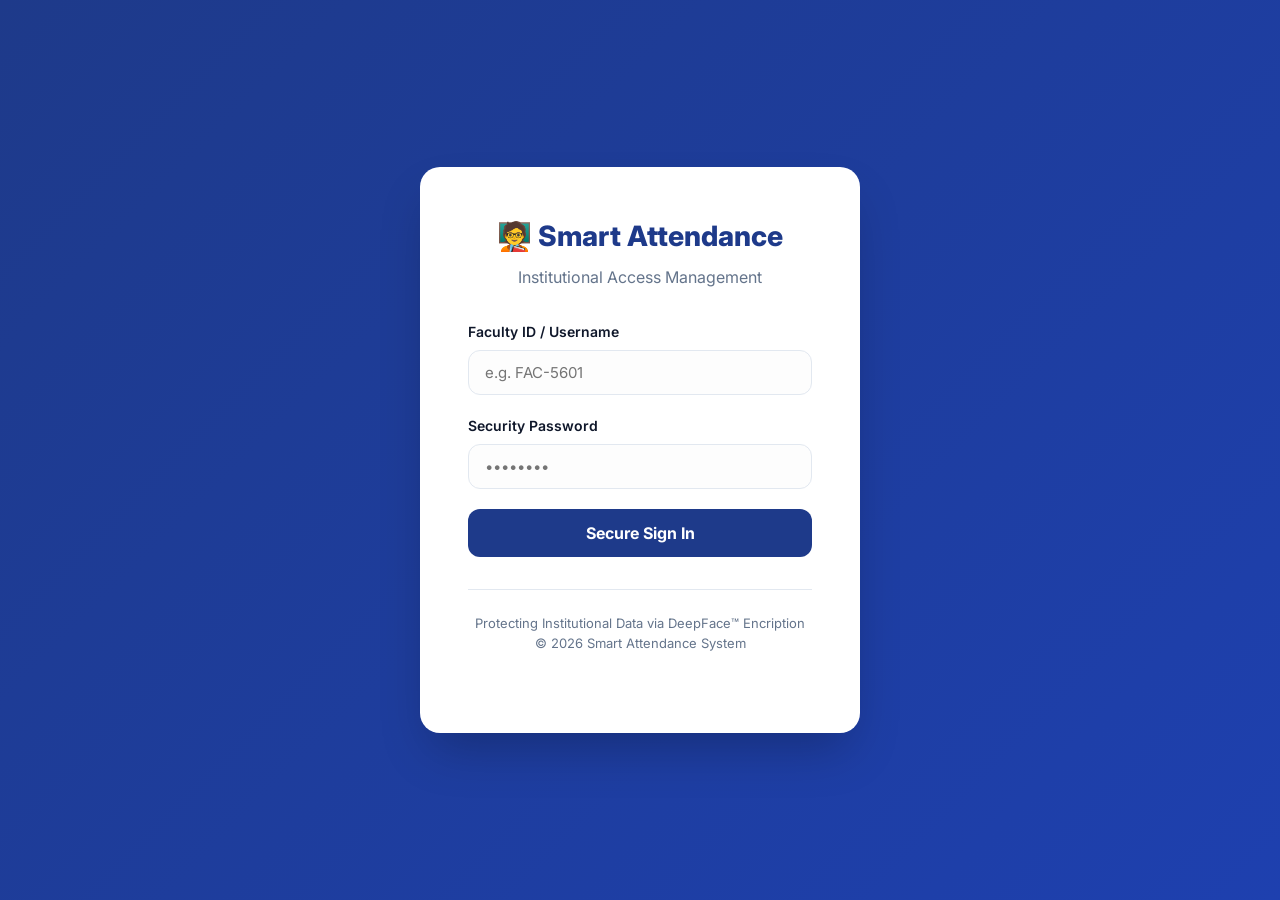
<file: frontend/index.html>
<!DOCTYPE html>
<html lang="en">
<head>
    <meta charset="UTF-8">
    <meta name="viewport" content="width=device-width, initial-scale=1.0">
    <title>Smart Attendance - College Management System</title>
    <link rel="stylesheet" href="styles.css">
    <link href="https://fonts.googleapis.com/css2?family=Inter:wght@400;500;600;700;800&display=swap" rel="stylesheet">
</head>
<body class="login-body">
    <div class="login-container">
        <div class="logo">
            <h1>🧑‍🏫 Smart Attendance</h1>
            <p>Institutional Access Management</p>
        </div>
        
        <form id="loginForm">
            <div class="input-group">
                <label for="username">Faculty ID / Username</label>
                <input type="text" id="username" placeholder="e.g. FAC-5601" required>
            </div>
            
            <div class="input-group">
                <label for="password">Security Password</label>
                <input type="password" id="password" placeholder="••••••••" required>
            </div>

            <button type="submit" class="btn-primary">Secure Sign In</button>
        </form>
        
        <div id="errorMsg" class="error-msg hidden"></div>
        
        <div style="margin-top: 32px; border-top: 1px solid var(--border); padding-top: 24px;">
            <p style="font-size: 13px; color: var(--text-muted);">
                Protecting Institutional Data via DeepFace™ Encription<br>
                &copy; 2026 Smart Attendance System
            </p>
        </div>
    </div>
    <script src="app.js"></script>
    <script>
        // Adjust error message visibility
        const err = document.getElementById("errorMsg");
        const observer = new MutationObserver(() => {
            if(err.innerText.trim() !== "") err.classList.remove("hidden");
            else err.classList.add("hidden");
        });
        observer.observe(err, { childList: true });
    </script>
</body>
</html>
</file>
<file: frontend/styles.css>
:root {
    --primary: #1e3a8a;
    --primary-light: #3b82f6;
    --primary-hover: #172554;
    --secondary: #64748b;
    --bg-main: #f8fafc;
    --bg-card: #ffffff;
    --text-main: #0f172a;
    --text-muted: #64748b;
    --border: #e2e8f0;
    --success: #10b981;
    --danger: #ef4444;
    --warning: #f59e0b;
    --radius: 12px;
    --shadow: 0 4px 6px -1px rgb(0 0 0 / 0.1), 0 2px 4px -2px rgb(0 0 0 / 0.1);
}

* {
    box-sizing: border-box;
    margin: 0;
    padding: 0;
    font-family: 'Inter', -apple-system, BlinkMacSystemFont, "Segoe UI", Roboto, Helvetica, Arial, sans-serif;
}

body {
    background-color: var(--bg-main);
    color: var(--text-main);
    line-height: 1.5;
}

/* --- Login Page --- */
.login-body {
    display: flex;
    justify-content: center;
    align-items: center;
    min-height: 100vh;
    background: linear-gradient(135deg, #1e3a8a 0%, #1e40af 100%);
    padding: 20px;
}

.login-container {
    background: var(--bg-card);
    padding: 48px;
    border-radius: 20px;
    box-shadow: 0 25px 50px -12px rgba(0, 0, 0, 0.25);
    width: 100%;
    max-width: 440px;
    text-align: center;
}

.login-container h1 {
    font-size: 28px;
    font-weight: 800;
    color: var(--primary);
    margin-bottom: 8px;
}

.login-container p {
    color: var(--text-muted);
    margin-bottom: 32px;
}

.input-group {
    margin-bottom: 20px;
    text-align: left;
}

.input-group label {
    display: block;
    font-size: 14px;
    font-weight: 600;
    margin-bottom: 8px;
    color: var(--text-main);
}

.input-group input, .input-field {
    width: 100%;
    padding: 12px 16px;
    border: 1.5px solid var(--border);
    border-radius: var(--radius);
    outline: none;
    transition: all 0.2s;
    font-size: 15px;
    background: #fdfdfd;
}

.input-group input:focus, .input-field:focus {
    border-color: var(--primary-light);
    box-shadow: 0 0 0 4px rgba(59, 130, 246, 0.1);
    background: white;
}

.btn-primary {
    width: 100%;
    padding: 14px;
    background: var(--primary);
    color: white;
    border: none;
    border-radius: var(--radius);
    font-size: 16px;
    font-weight: 700;
    cursor: pointer;
    transition: transform 0.1s, background 0.2s;
}

.btn-primary:hover {
    background: var(--primary-hover);
    transform: translateY(-1px);
}

.btn-primary:active {
    transform: translateY(0);
}

.error-msg {
    color: var(--danger);
    font-size: 14px;
    margin-top: 16px;
    background: #fef2f2;
    padding: 10px;
    border-radius: 8px;
    border: 1px solid #fee2e2;
}

/* --- Dashboard --- */
.dashboard-body {
    display: flex;
    height: 100vh;
    background: #f1f5f9;
}

.sidebar {
    width: 280px;
    background: #ffffff;
    border-right: 1px solid var(--border);
    display: flex;
    flex-direction: column;
    padding: 32px 20px;
    z-index: 10;
}

.sidebar h2 {
    font-size: 20px;
    font-weight: 800;
    margin-bottom: 40px;
    color: var(--primary);
    display: flex;
    align-items: center;
    gap: 12px;
}

.sidebar ul {
    list-style: none;
    flex-grow: 1;
}

.sidebar ul li a {
    display: flex;
    align-items: center;
    gap: 12px;
    padding: 14px 16px;
    color: var(--text-muted);
    text-decoration: none;
    border-radius: var(--radius);
    margin-bottom: 6px;
    font-weight: 600;
    transition: all 0.2s;
}

.sidebar ul li a.active {
    background: #eff6ff;
    color: var(--primary);
}

.sidebar ul li a:hover:not(.active) {
    background: #f8fafc;
    color: var(--text-main);
}

.btn-outline {
    width: 100%;
    padding: 12px;
    background: transparent;
    color: var(--text-main);
    border: 1.5px solid var(--border);
    border-radius: var(--radius);
    cursor: pointer;
    font-weight: 600;
    transition: all 0.2s;
}

.btn-outline:hover {
    background: #f8fafc;
    border-color: var(--secondary);
}

.main-content {
    flex-grow: 1;
    padding: 40px 60px;
    overflow-y: auto;
}

header {
    display: flex;
    justify-content: space-between;
    align-items: center;
    margin-bottom: 40px;
}

header h2 {
    font-size: 28px;
    font-weight: 800;
    color: var(--text-main);
}

.card {
    background: var(--bg-card);
    padding: 32px;
    border-radius: 16px;
    box-shadow: var(--shadow);
    border: 1px solid var(--border);
    margin-bottom: 24px;
}

.card h3 {
    font-size: 20px;
    font-weight: 700;
    margin-bottom: 12px;
    color: var(--text-main);
}

.card p {
    color: var(--text-muted);
    font-size: 15px;
    margin-bottom: 24px;
}

.input-row {
    display: flex;
    gap: 20px;
    margin-bottom: 24px;
}

.input-row .input-group {
    flex: 1;
    margin-bottom: 0;
}

.file-upload {
    border: 2px dashed var(--border);
    padding: 60px 40px;
    text-align: center;
    border-radius: var(--radius);
    margin-bottom: 24px;
    background: #fafafa;
    transition: all 0.2s;
    cursor: pointer;
}

.file-upload:hover {
    border-color: var(--primary-light);
    background: #f0f9ff;
}

.hidden { display: none !important; }

.results-area {
    margin-top: 32px;
    padding: 24px;
    background: #f8fafc;
    border-radius: var(--radius);
    border: 1.5px solid var(--border);
}

.webcam-container {
    text-align: center;
    margin: 24px 0;
    padding: 32px;
    background: #000;
    border-radius: 16px;
    overflow: hidden;
    position: relative;
}

.data-table {
    width: 100%;
    border-collapse: separate;
    border-spacing: 0;
    margin-top: 20px;
}

.data-table th {
    background: #f8fafc;
    color: var(--secondary);
    font-weight: 700;
    font-size: 13px;
    text-transform: uppercase;
    letter-spacing: 0.05em;
    padding: 16px 20px;
    border-bottom: 2px solid var(--border);
}

.data-table td {
    padding: 20px;
    font-size: 15px;
    border-bottom: 1px solid var(--border);
}

.data-table tr:last-child td {
    border-bottom: none;
}

.data-table tr:hover {
    background: #fcfcfc;
}

/* Status Badges */
.badge {
    padding: 6px 12px;
    border-radius: 9999px;
    font-size: 13px;
    font-weight: 700;
}

.badge-present {
    background: #dcfce7;
    color: #166534;
}

.badge-absent {
    background: #fee2e2;
    color: #991b1b;
}

/* Modal */
.modal {
    position: fixed;
    inset: 0;
    background: rgba(15, 23, 42, 0.7);
    backdrop-filter: blur(4px);
    display: flex;
    justify-content: center;
    align-items: center;
    z-index: 1000;
}

.modal-content {
    background: white;
    padding: 40px;
    border-radius: 24px;
    width: 100%;
    max-width: 480px;
    box-shadow: 0 25px 50px -12px rgba(0, 0, 0, 0.5);
}

/* Action Buttons */
.btn-sm {
    padding: 8px 16px;
    font-size: 14px;
    border-radius: 8px;
    cursor: pointer;
    font-weight: 600;
    border: none;
    transition: all 0.2s;
}

.btn-danger {
    background: #fecaca;
    color: #991b1b;
}

.btn-danger:hover {
    background: var(--danger);
    color: white;
}

.btn-edit {
    background: #fef3c7;
    color: #92400e;
}

.btn-edit:hover {
    background: var(--warning);
    color: white;
}

/* Scrollbar */
::-webkit-scrollbar {
    width: 8px;
}

::-webkit-scrollbar-track {
    background: transparent;
}

::-webkit-scrollbar-thumb {
    background: #cbd5e1;
    border-radius: 4px;
}

::-webkit-scrollbar-thumb:hover {
    background: #94a3b8;
}
</file>
